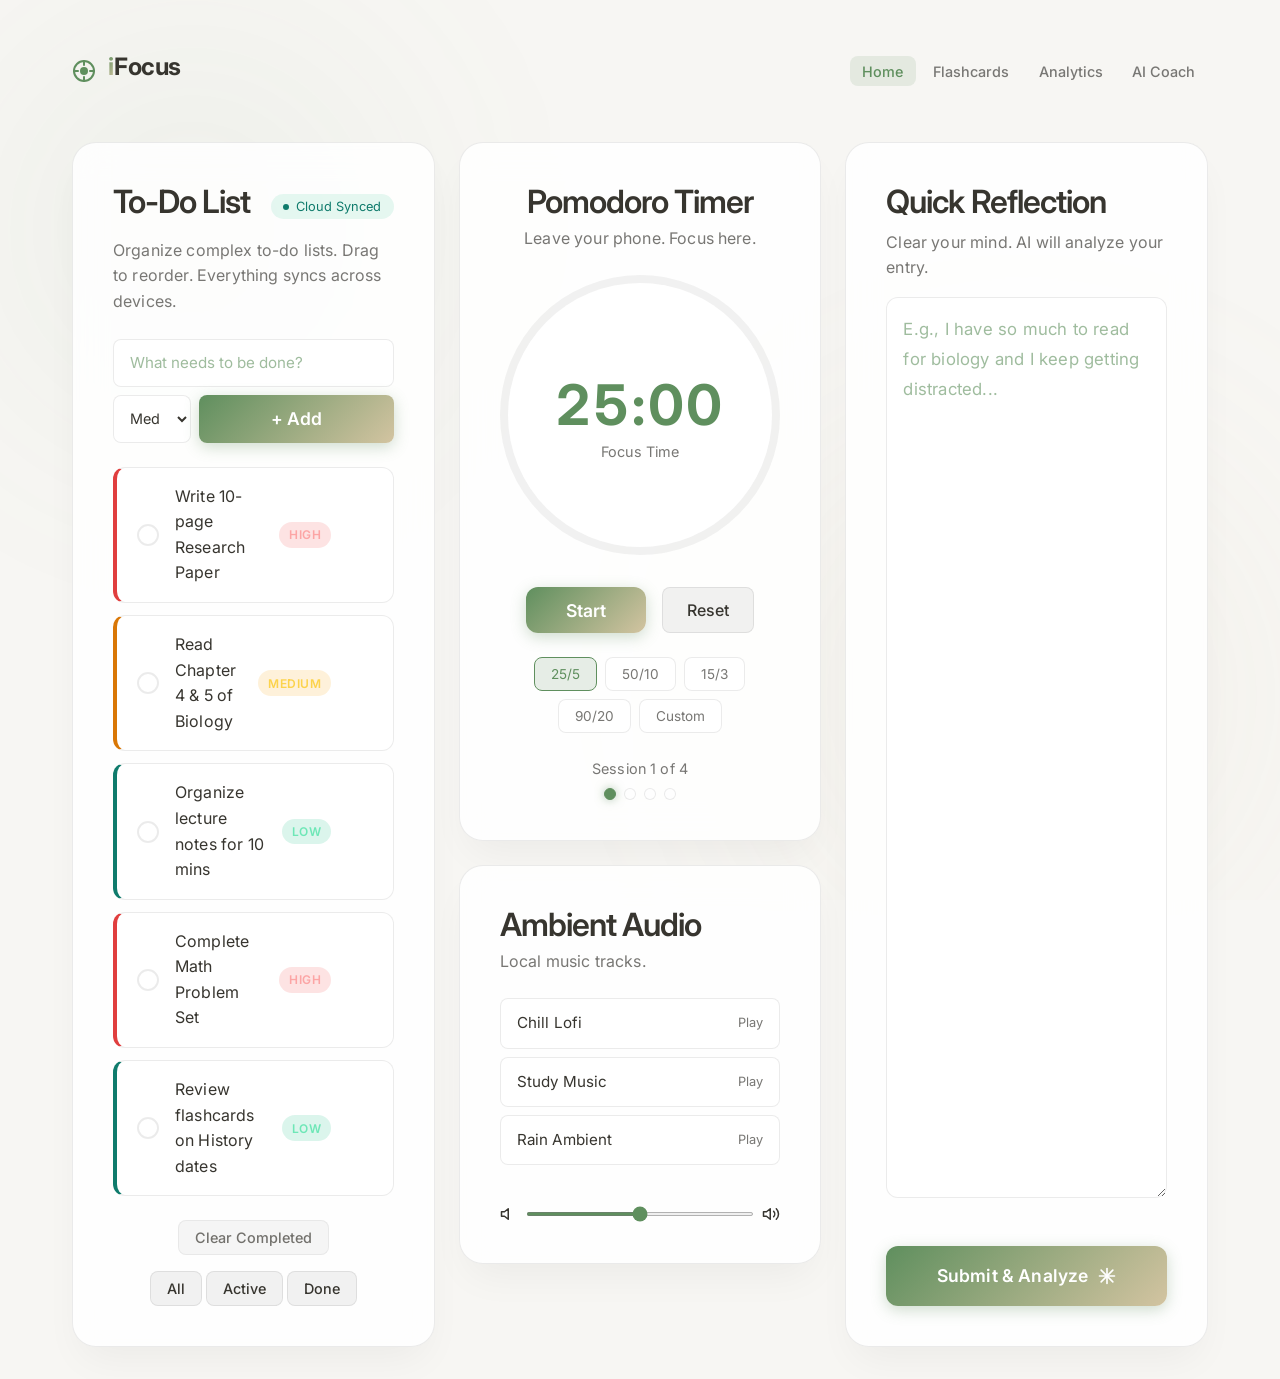
<file: command-center.html>
<!DOCTYPE html>
<html lang="en">
<head>
    <meta charset="UTF-8">
    <meta name="viewport" content="width=device-width, initial-scale=1.0">
    <title>iFocus | Home</title>
    <meta name="description" content="iFocus Desktop Command Center — organize your study tasks with cloud-synced to-do lists.">
    <link rel="stylesheet" href="style.css">
    <link rel="preconnect" href="https://fonts.googleapis.com">
    <link rel="preconnect" href="https://fonts.gstatic.com" crossorigin>
    <link href="https://fonts.googleapis.com/css2?family=Inter:wght@300;400;500;600;700&display=swap" rel="stylesheet">
</head>
<body>
    <div class="background-blobs">
        <div class="blob blob-1"></div>
        <div class="blob blob-2"></div>
    </div>

    <div class="app-container wide">
        <header>
            <div class="logo">
                <svg width="24" height="24" viewBox="0 0 24 24" fill="none" xmlns="http://www.w3.org/2000/svg">
                    <circle cx="12" cy="12" r="10" stroke="currentColor" stroke-width="2"/>
                    <circle cx="12" cy="12" r="4" fill="currentColor"/>
                    <line x1="12" y1="2" x2="12" y2="6" stroke="currentColor" stroke-width="2" stroke-linecap="round"/>
                    <line x1="12" y1="18" x2="12" y2="22" stroke="currentColor" stroke-width="2" stroke-linecap="round"/>
                    <line x1="2" y1="12" x2="6" y2="12" stroke="currentColor" stroke-width="2" stroke-linecap="round"/>
                    <line x1="18" y1="12" x2="22" y2="12" stroke="currentColor" stroke-width="2" stroke-linecap="round"/>
                </svg>
                <h1><span class="logo-accent">i</span>Focus</h1>
            </div>
            
            <nav class="nav-links">
                <a href="command-center.html" class="active">Home</a>
                <a href="index.html">Flashcards</a>
                <a href="analytics.html">Analytics</a>
                <a href="coach.html">AI Coach</a>
            </nav>
        </header>

        <main class="command-center-layout">
            <!-- Column 1: Task Command Center -->
            <div class="glass-panel" style="display: flex; flex-direction: column; height: 100%;">
                <div style="display: flex; justify-content: space-between; align-items: center; margin-bottom: 0.5rem;">
                    <h2>To-Do List</h2>
                    <div class="sync-badge">
                        <span class="dot"></span>
                        Cloud Synced
                    </div>
                </div>
                <p class="subtitle" style="margin-bottom: 1.5rem;">Organize complex to-do lists. Drag to reorder. Everything syncs across devices.</p>
                
                <div class="todo-input-row" style="flex-wrap: wrap;">
                    <input type="text" id="todoInput" placeholder="What needs to be done?" style="height: 48px; box-sizing: border-box; min-width: 200px;">
                    <div style="display: flex; gap: 0.5rem; flex: 1;">
                        <select id="todoPriority" style="min-width: max-content; height: 48px; box-sizing: border-box;">
                            <option value="low">Low</option>
                            <option value="medium" selected>Med</option>
                            <option value="high">High</option>
                        </select>
                        <button id="addTodoBtn" class="btn-primary" style="flex: 1; padding: 0 1rem; margin-top: 0; height: 48px; box-sizing: border-box; border-radius: var(--radius-sm);">+ Add</button>
                    </div>
                </div>

                <div class="todo-list" id="todoList" style="flex: 1; min-height: 300px;">
                    <!-- Tasks will be injected by JS -->
                </div>

                <div style="display: flex; flex-direction: column; align-items: center; gap: 1rem; margin-top: 1.5rem;">
                    <button id="clearCompletedBtn" class="btn-secondary small" style="opacity: 0.7;">Clear Completed</button>
                    <div style="display: flex; gap: 0.25rem;">
                        <button class="filter-btn btn-secondary small active" data-filter="all">All</button>
                        <button class="filter-btn btn-secondary small" data-filter="active">Active</button>
                        <button class="filter-btn btn-secondary small" data-filter="completed">Done</button>
                    </div>
                </div>
            </div>

            <!-- Column 2: Timer & Audio -->
            <div style="display: flex; flex-direction: column; gap: 1.5rem;">
                <!-- Timer -->
                <div class="glass-panel" style="text-align: center;">
                    <h2 style="margin-bottom: 0.25rem;">Pomodoro Timer</h2>
                    <p class="subtitle" style="margin-bottom: 1.5rem;">Leave your phone. Focus here.</p>

                    <div class="timer-circle" id="timerCircle">
                        <div class="timer-inner">
                            <div class="timer-display" id="timerDisplay">25:00</div>
                            <div class="timer-label" id="timerLabel">Focus Time</div>
                        </div>
                    </div>

                    <div class="timer-controls">
                        <button id="startTimerBtn" class="btn-primary">Start</button>
                        <button id="resetTimerBtn" class="btn-secondary">Reset</button>
                    </div>

                    <div class="pomodoro-settings" style="justify-content: center; margin-bottom: 1rem; flex-wrap: wrap; gap: 0.5rem;">
                        <button class="pomodoro-preset active" data-work="25" data-break="5">25/5</button>
                        <button class="pomodoro-preset" data-work="50" data-break="10">50/10</button>
                        <button class="pomodoro-preset" data-work="15" data-break="3">15/3</button>
                        <button class="pomodoro-preset" data-work="90" data-break="20">90/20</button>
                        <button class="pomodoro-preset" id="customPresetBtn">Custom</button>
                    </div>

                    <div class="session-counter">
                        <span id="sessionLabel">Session 1 of 4</span>
                        <div class="session-dots" id="sessionDots">
                            <div class="session-dot current"></div>
                            <div class="session-dot"></div>
                            <div class="session-dot"></div>
                            <div class="session-dot"></div>
                        </div>
                    </div>
                </div>

                <!-- Ambient Audio -->
                <div class="glass-panel">
                    <h2 style="margin-bottom: 0.25rem;">Ambient Audio</h2>
                    <p class="subtitle" style="margin-bottom: 1.5rem;">Local music tracks.</p>                    
                    
                    <div class="audio-player">
                        <audio id="localAudioPlayer" loop></audio>
                        
                        <div class="audio-tracks" id="audioTracks" style="display: flex; flex-direction: column; gap: 0.5rem; margin-bottom: 1rem;">
                            <div class="audio-track" data-src="music/Lofi Chill.mp3">
                                <span class="track-name">Chill Lofi</span>
                                <span class="track-status" style="font-size: 0.8rem; color: var(--text-secondary);">Play</span>
                            </div>
                            <div class="audio-track" data-src="music/Study Music.mp3">
                                <span class="track-name">Study Music</span>
                                <span class="track-status" style="font-size: 0.8rem; color: var(--text-secondary);">Play</span>
                            </div>
                            <div class="audio-track" data-src="music/rain.mp3">
                                <span class="track-name">Rain Ambient</span>
                                <span class="track-status" style="font-size: 0.8rem; color: var(--text-secondary);">Play</span>
                            </div>
                        </div>

                        <div class="volume-control" style="display: flex; align-items: center; gap: 0.5rem;">
                            <svg width="18" height="18" viewBox="0 0 24 24" fill="none" stroke="currentColor" stroke-width="2" stroke-linecap="round" stroke-linejoin="round"><polygon points="11 5 6 9 2 9 2 15 6 15 11 19 11 5"></polygon></svg>
                            <input type="range" id="volumeSlider" min="0" max="100" value="50" style="flex: 1;">
                            <svg width="18" height="18" viewBox="0 0 24 24" fill="none" stroke="currentColor" stroke-width="2" stroke-linecap="round" stroke-linejoin="round"><polygon points="11 5 6 9 2 9 2 15 6 15 11 19 11 5"></polygon><path d="M19.07 4.93a10 10 0 0 1 0 14.14M15.54 8.46a5 5 0 0 1 0 7.07"></path></svg>
                        </div>
                    </div>
                </div>
            </div>

            <!-- Column 3: Journal -->
            <div style="display: flex; flex-direction: column; gap: 1.5rem;">
                <div class="glass-panel" style="flex: 1; display: flex; flex-direction: column;">
                    <h2>Quick Reflection</h2>
                    <p class="subtitle" style="margin-bottom: 1rem;">Clear your mind. AI will analyze your entry.</p>
                    
                    <textarea id="reflectionInput" class="journal-textarea" style="flex: 1; min-height: 150px; margin-bottom: 1rem;" placeholder="E.g., I have so much to read for biology and I keep getting distracted..."></textarea>
                    
                    <button id="analyzeBtn" class="btn-primary">
                        <span class="btn-text">Submit & Analyze</span>
                        <svg class="sparkle" width="20" height="20" viewBox="0 0 24 24" fill="none" stroke="currentColor" stroke-width="2" stroke-linecap="round" stroke-linejoin="round"><path d="M12 3v18"></path><path d="M3 12h18"></path><path d="M19 5l-14 14"></path><path d="M5 5l14 14"></path></svg>
                    </button>
                </div>

                <div class="glass-panel hidden" id="interventionSection">
                    <h2>AI Insight</h2>
                    <div id="interventionContent" class="intervention-card" style="font-size: 0.95rem;">
                        <!-- Filled by JS -->
                    </div>
                </div>
            </div>
        </main>
    </div>

    <!-- Custom Timer Modal -->
    <div id="customTimerModal" class="modal-overlay hidden">
        <div class="glass-panel modal-content" style="max-width: 500px;">
            <h2>Custom Timer Settings</h2>
            <p class="subtitle" style="margin-bottom: 1rem;">Set custom durations and number of sessions.</p>
            
            <div style="display: flex; gap: 1rem; margin-bottom: 1rem;">
                <div style="flex: 1;">
                    <label style="display: block; margin-bottom: 0.5rem; color: var(--text-secondary); font-size: 0.9rem;">Work Time</label>
                    <div style="display: flex; gap: 0.5rem;">
                        <input type="number" id="customWorkMin" min="0" max="120" value="45" placeholder="Min" style="width: 100%;">
                        <input type="number" id="customWorkSec" min="0" max="59" value="0" placeholder="Sec" style="width: 100%;">
                    </div>
                </div>
                <div style="flex: 1;">
                    <label style="display: block; margin-bottom: 0.5rem; color: var(--text-secondary); font-size: 0.9rem;">Break Time</label>
                    <div style="display: flex; gap: 0.5rem;">
                        <input type="number" id="customBreakMin" min="0" max="60" value="15" placeholder="Min" style="width: 100%;">
                        <input type="number" id="customBreakSec" min="0" max="59" value="0" placeholder="Sec" style="width: 100%;">
                    </div>
                </div>
            </div>

            <div style="margin-bottom: 1.5rem;">
                <label style="display: block; margin-bottom: 0.5rem; color: var(--text-secondary); font-size: 0.9rem;">Total Sessions</label>
                <input type="number" id="customSessionsInput" min="1" max="10" value="4" style="width: 100%;">
            </div>

            <div style="display: flex; justify-content: flex-end; gap: 0.75rem;">
                <button id="cancelCustomBtn" class="btn-secondary small">Cancel</button>
                <button id="saveCustomBtn" class="btn-primary small" style="padding: 0.5rem 1.25rem;">Save Settings</button>
            </div>
        </div>
    </div>

    <!-- Break-Gate Modal -->
    <div id="breakGateModal" class="modal-overlay hidden">
        <div class="glass-panel modal-content" style="max-width: 500px; text-align: center;">
            <h2 style="margin-bottom: 0.5rem; color: var(--primary-accent);">Break-Gate Ice Breaker!</h2>
            <p class="subtitle" style="margin-bottom: 1.5rem;">Review these concepts to unlock your break.</p>
            
            <div id="bgNoDeckState" class="hidden" style="margin-bottom: 1.5rem;">
                <p>No flashcard decks found. Create one in the Flashcards tab to enable Ice Breakers!</p>
                <button id="bgSkipBtn" class="btn-primary" style="margin-top: 1rem;">Skip for Now</button>
            </div>

            <div id="bgQuizState" class="hidden">
                <div style="display: flex; justify-content: space-between; margin-bottom: 1rem; font-size: 0.9rem; color: var(--text-secondary);">
                    <span id="bgDeckName">Deck Name</span>
                    <span id="bgCardCounter">1 / 5</span>
                </div>
                
                <div class="flashcard-container" style="min-height: 250px; margin-bottom: 1.5rem; position: relative;">
                    <div class="flashcard" id="bgFlashcard">
                        <div class="card-face card-front">
                            <span class="tag" id="bgCardTag">Concept</span>
                            <div class="card-content" id="bgCardFront">Question text here</div>
                            <div class="flip-hint">
                                <svg width="16" height="16" viewBox="0 0 24 24" fill="none" stroke="currentColor" stroke-width="2" stroke-linecap="round" stroke-linejoin="round"><path d="M21.5 2v6h-6M2.5 22v-6h6M2 11.5a10 10 0 0 1 18.8-4.3M22 12.5a10 10 0 0 1-18.8 4.3"/></svg>
                                Click to flip
                            </div>
                        </div>
                        <div class="card-face card-back">
                            <div class="card-content" id="bgCardBack">Answer text here</div>
                        </div>
                    </div>
                </div>

                <!-- Controls -->
                <div id="bgRevealControls">
                    <button id="bgRevealBtn" class="btn-primary" style="width: 100%;">Reveal Answer</button>
                </div>
                
                <div id="bgResultControls" class="hidden" style="display: flex; gap: 1rem;">
                    <button id="bgNeedReviewBtn" class="btn-secondary" style="flex: 1; border-color: var(--error); color: var(--error); background: rgba(239, 68, 68, 0.1);">Need Review</button>
                    <button id="bgGotItBtn" class="btn-secondary" style="flex: 1; border-color: var(--success); color: var(--success); background: rgba(16, 185, 129, 0.1);">Got It!</button>
                </div>
            </div>
        </div>
    </div>

    <!-- Alert Modal -->
    <div id="alertModal" class="modal-overlay hidden">
        <div class="glass-panel modal-content" style="text-align: center; max-width: 350px;">
            <h2 id="alertModalTitle" style="margin-bottom: 0.5rem;">Time's Up!</h2>
            <p id="alertModalMessage" class="subtitle" style="margin-bottom: 1.5rem;">Session completed.</p>
            <button id="alertModalBtn" class="btn-primary" style="width: 100%;">Continue</button>
        </div>
    </div>

    <script src="command-center.js"></script>
    <script src="focus.js"></script>
    <script src="sentiment.js"></script>
</body>
</html>
</file>
<file: style.css>
:root {
    --bg-color: #f7f6f3;
    --bg-surface: #ffffff;
    --text-primary: #37352f;
    --text-secondary: #787774;
    --primary-accent: #5f8f5e;
    --primary-hover: #4e7a4d;
    --secondary-accent: #d3c4a1;
    --glass-bg: rgba(255, 255, 255, 0.85);
    --glass-border: rgba(0, 0, 0, 0.08);
    --card-front: #ffffff;
    --card-back: #eef1e6;
    --success: #0f7b6c;
    --warning: #d97706;
    --error: #e03e3e;
    --radius-sm: 8px;
    --radius-md: 12px;
    --radius-lg: 20px;
    --radius-xl: 24px;
}

* {
    margin: 0;
    padding: 0;
    box-sizing: border-box;
    font-family: 'Inter', system-ui, -apple-system, sans-serif;
}

input, button, textarea, select {
    font-family: inherit;
    font-size: inherit;
    color: inherit;
}

body {
    background-color: var(--bg-color);
    color: var(--text-primary);
    min-height: 100vh;
    display: flex;
    justify-content: center;
    overflow-x: hidden;
    position: relative;
    -webkit-font-smoothing: antialiased;
    -moz-osx-font-smoothing: grayscale;
}

/* ===== Typography Base ===== */
h1, h2, h3, h4, h5, h6 {
    color: var(--text-primary);
    font-weight: 700;
    line-height: 1.2;
    letter-spacing: -0.03em;
    margin-bottom: 0.5rem;
}

h1 {
    font-size: 2.5rem;
}

h2 {
    font-size: 2rem;
}

h3 {
    font-size: 1.25rem;
    font-weight: 600;
    letter-spacing: -0.01em;
}

p, li, label, span {
    line-height: 1.6;
    letter-spacing: 0.01em;
}

p {
    margin-bottom: 1rem;
    color: var(--text-secondary);
}

p:last-child {
    margin-bottom: 0;
}

strong, b {
    font-weight: 600;
    color: var(--text-primary);
}

/* ===== Background Effects ===== */
.background-blobs {
    position: fixed;
    top: 0;
    left: 0;
    width: 100vw;
    height: 100vh;
    z-index: -1;
    overflow: hidden;
}

.blob {
    position: absolute;
    filter: blur(100px);
    border-radius: 50%;
    opacity: 0.5;
    animation: float 20s infinite alternate;
}

.blob-1 {
    top: -10%;
    left: -10%;
    width: 50vw;
    height: 50vw;
    background: radial-gradient(circle, rgba(95,143,94,0.15) 0%, rgba(255,255,255,0) 70%);
}

.blob-2 {
    bottom: -20%;
    right: -10%;
    width: 60vw;
    height: 60vw;
    background: radial-gradient(circle, rgba(211,196,161,0.2) 0%, rgba(255,255,255,0) 70%);
    animation-delay: -10s;
}

@keyframes float {
    0% { transform: translate(0, 0) scale(1); }
    100% { transform: translate(5%, 10%) scale(1.1); }
}

/* ===== App Container ===== */
.app-container {
    width: 100%;
    max-width: 1200px;
    padding: 2rem;
    display: flex;
    flex-direction: column;
    gap: 2rem;
    z-index: 1;
}

.app-container.wide {
    max-width: 1200px;
}

/* ===== Header ===== */
header {
    display: flex;
    justify-content: space-between;
    align-items: center;
    padding: 1rem 0;
    flex-wrap: wrap;
    gap: 1rem;
}

.logo {
    display: flex;
    align-items: center;
    gap: 0.75rem;
    color: var(--primary-accent);
    flex-shrink: 0;
}

.logo h1 {
    font-size: 1.5rem;
    font-weight: 700;
    color: var(--text-primary);
    letter-spacing: -0.5px;
}

.logo .logo-accent {
    background: linear-gradient(135deg, var(--primary-accent), var(--secondary-accent));
    -webkit-background-clip: text;
    -webkit-text-fill-color: transparent;
    background-clip: text;
}

.nav-links {
    display: flex;
    gap: 0.25rem;
    flex-wrap: wrap;
    justify-content: center;
}

.nav-links a {
    color: var(--text-secondary);
    text-decoration: none;
    font-weight: 500;
    font-size: 0.9rem;
    transition: all 0.25s ease;
    padding: 0.4rem 0.8rem;
    border-radius: var(--radius-sm);
    white-space: nowrap;
}

.nav-links a:hover {
    color: var(--text-primary);
    background: rgba(0, 0, 0, 0.05);
}

.nav-links a.active {
    color: var(--primary-accent);
    background: rgba(95, 143, 94, 0.12);
}

/* ===== Glassmorphism Panels ===== */
.glass-panel {
    background: var(--glass-bg);
    backdrop-filter: blur(16px);
    -webkit-backdrop-filter: blur(16px);
    border: 1px solid var(--glass-border);
    border-radius: var(--radius-xl);
    padding: 2.5rem;
    box-shadow: 0 20px 40px -10px rgba(0, 0, 0, 0.05);
    transition: all 0.4s cubic-bezier(0.4, 0, 0.2, 1);
}

.hidden {
    display: none !important;
}

/* ===== Typography ===== */
h2 {
    font-size: 2rem;
    font-weight: 600;
    margin-bottom: 0.5rem;
}

.subtitle {
    color: var(--text-secondary);
    margin-bottom: 2rem;
}

/* ===== Tabs ===== */
.tabs {
    display: flex;
    gap: 1rem;
    margin-bottom: 1.5rem;
    border-bottom: 1px solid var(--glass-border);
    padding-bottom: 1rem;
}

.tab {
    background: transparent;
    border: none;
    color: var(--text-secondary);
    font-size: 1rem;
    font-weight: 500;
    cursor: pointer;
    padding: 0.5rem 1rem;
    border-radius: var(--radius-sm);
    transition: all 0.2s ease;
}

.tab:hover {
    color: var(--text-primary);
    background: rgba(0, 0, 0, 0.05);
}

.tab.active {
    color: var(--primary-accent);
    background: rgba(95, 143, 94, 0.1);
}

.tab-content {
    display: none;
    animation: fadeIn 0.3s ease;
}

.tab-content.active {
    display: block;
}

@keyframes fadeIn {
    from { opacity: 0; transform: translateY(10px); }
    to { opacity: 1; transform: translateY(0); }
}

@keyframes slideUp {
    from { opacity: 0; transform: translateY(20px); }
    to { opacity: 1; transform: translateY(0); }
}

@keyframes pulse {
    0%, 100% { opacity: 1; }
    50% { opacity: 0.6; }
}

/* ===== Inputs ===== */
textarea {
    width: 100%;
    height: 200px;
    background: var(--bg-surface);
    border: 1px solid var(--glass-border);
    border-radius: var(--radius-md);
    padding: 1rem;
    color: var(--text-primary);
    font-size: 1rem;
    resize: vertical;
    transition: border-color 0.2s ease;
}

textarea:focus {
    outline: none;
    border-color: var(--primary-accent);
}

.file-drop-zone {
    width: 100%;
    height: 200px;
    border: 2px dashed var(--glass-border);
    border-radius: var(--radius-md);
    display: flex;
    flex-direction: column;
    align-items: center;
    justify-content: center;
    gap: 1rem;
    background: rgba(0, 0, 0, 0.1);
    transition: all 0.3s ease;
}

.file-drop-zone.dragover {
    border-color: var(--primary-accent);
    background: rgba(95, 143, 94, 0.1);
}

.file-drop-zone p {
    color: var(--text-secondary);
}

.file-name {
    color: var(--primary-accent) !important;
    font-weight: 500;
    word-break: break-all;
    max-width: 90%;
    text-align: center;
}

/* ===== Buttons ===== */
.btn-primary {
    width: 100%;
    background: linear-gradient(135deg, var(--primary-accent), var(--secondary-accent));
    color: white;
    border: none;
    padding: 1rem;
    border-radius: var(--radius-md);
    font-size: 1.1rem;
    font-weight: 600;
    cursor: pointer;
    margin-top: 2rem;
    display: flex;
    align-items: center;
    justify-content: center;
    gap: 0.5rem;
    transition: all 0.3s ease;
    box-shadow: 0 4px 15px rgba(95, 143, 94, 0.3);
}

.btn-primary:hover {
    transform: translateY(-2px);
    box-shadow: 0 8px 25px rgba(95, 143, 94, 0.4);
}

.btn-primary:active {
    transform: translateY(0);
}

.btn-primary:disabled {
    opacity: 0.6;
    cursor: not-allowed;
    transform: none;
}

.sparkle {
    animation: spin 3s linear infinite;
}

@keyframes spin {
    100% { transform: rotate(360deg); }
}

.btn-secondary {
    background: rgba(0, 0, 0, 0.05);
    color: var(--text-primary);
    border: 1px solid var(--glass-border);
    padding: 0.75rem 1.5rem;
    border-radius: var(--radius-sm);
    font-weight: 500;
    cursor: pointer;
    transition: all 0.2s ease;
}

.btn-secondary:hover {
    background: rgba(0, 0, 0, 0.1);
}

.btn-secondary.small {
    padding: 0.5rem 1rem;
    font-size: 0.9rem;
}

.icon-btn {
    background: transparent;
    border: 1px solid var(--glass-border);
    color: var(--text-primary);
    width: 44px;
    height: 44px;
    border-radius: 50%;
    display: flex;
    align-items: center;
    justify-content: center;
    cursor: pointer;
    transition: all 0.2s ease;
}

.icon-btn:hover {
    background: rgba(0, 0, 0, 0.05);
    border-color: var(--glass-border);
}

.icon-btn:disabled {
    opacity: 0.5;
    cursor: not-allowed;
}

/* ===== Loading Section ===== */
.loading-section {
    text-align: center;
    display: flex;
    flex-direction: column;
    align-items: center;
    gap: 1.5rem;
}

.spinner {
    width: 60px;
    height: 60px;
    border: 4px solid rgba(95, 143, 94, 0.2);
    border-top-color: var(--primary-accent);
    border-radius: 50%;
    animation: spinner 1s linear infinite;
}

@keyframes spinner {
    to { transform: rotate(360deg); }
}

.progress-bar {
    width: 100%;
    height: 6px;
    background: rgba(0, 0, 0, 0.05);
    border-radius: 3px;
    overflow: hidden;
}

.progress-fill {
    width: 0%;
    height: 100%;
    background: var(--primary-accent);
    transition: width 0.3s ease;
}

/* ===== Flashcard Deck Section ===== */
.deck-header {
    display: flex;
    justify-content: space-between;
    align-items: center;
    margin-bottom: 2rem;
    flex-wrap: wrap;
    gap: 1rem;
}

.flashcard-container {
    perspective: 1000px;
    width: 100%;
    height: 350px;
    margin-bottom: 2rem;
    position: relative;
}

.flashcard {
    width: 100%;
    height: 100%;
    position: absolute;
    transform-style: preserve-3d;
    transition: transform 0.6s cubic-bezier(0.4, 0, 0.2, 1);
    cursor: pointer;
}

.flashcard.flipped {
    transform: rotateX(180deg);
}

.card-face {
    position: absolute;
    width: 100%;
    height: 100%;
    backface-visibility: hidden;
    -webkit-backface-visibility: hidden;
    display: flex;
    flex-direction: column;
    align-items: center;
    justify-content: center;
    padding: 2rem;
    border-radius: var(--radius-lg);
    text-align: center;
    box-shadow: 0 10px 30px rgba(0, 0, 0, 0.3);
    border: 1px solid var(--glass-border);
}

.card-front {
    background: var(--card-front);
}

.card-back {
    background: var(--card-back);
    transform: rotateX(180deg);
}

.tag {
    position: absolute;
    top: 1.5rem;
    left: 1.5rem;
    background: rgba(0, 0, 0, 0.05);
    padding: 0.25rem 0.75rem;
    border-radius: 20px;
    font-size: 0.8rem;
    text-transform: uppercase;
    letter-spacing: 1px;
    color: var(--primary-accent);
    font-weight: 600;
}

.card-content {
    font-size: 1.5rem;
    line-height: 1.4;
    font-weight: 500;
    max-height: 75%;
    width: 100%;
    overflow-y: auto;
    padding: 0.5rem;
    scrollbar-width: thin;
    scrollbar-color: var(--primary-accent) transparent;
}

.card-content::-webkit-scrollbar {
    width: 6px;
}
.card-content::-webkit-scrollbar-thumb {
    background-color: var(--primary-accent);
    border-radius: 3px;
}

.card-back .card-content {
    font-size: 1.2rem;
    color: #e2e8f0;
}

.flip-hint {
    position: absolute;
    bottom: 1.5rem;
    font-size: 0.8rem;
    color: var(--text-secondary);
    display: flex;
    align-items: center;
    gap: 0.5rem;
}

.deck-controls {
    display: flex;
    justify-content: center;
    align-items: center;
    gap: 2rem;
}

#cardCounter {
    font-weight: 600;
    font-size: 1.1rem;
    min-width: 60px;
    text-align: center;
}

.hint {
    text-align: center;
    color: var(--text-secondary);
    font-size: 0.9rem;
    margin-top: 1.5rem;
}

/* ===== Flashcard Collections ===== */
.collections-grid {
    display: grid;
    grid-template-columns: repeat(auto-fill, minmax(220px, 1fr));
    gap: 1.25rem;
    margin-top: 1.5rem;
}

.collection-card {
    background: var(--bg-surface);
    border: 1px solid var(--glass-border);
    border-radius: var(--radius-md);
    padding: 1.5rem;
    cursor: pointer;
    transition: all 0.3s ease;
    position: relative;
    overflow: hidden;
}

.collection-card::before {
    content: '';
    position: absolute;
    top: 0;
    left: 0;
    right: 0;
    height: 3px;
    background: linear-gradient(90deg, var(--primary-accent), var(--secondary-accent));
    opacity: 0;
    transition: opacity 0.3s ease;
}

.collection-card:hover {
    border-color: var(--primary-accent);
    transform: translateY(-4px);
    box-shadow: 0 8px 24px rgba(95, 143, 94, 0.2);
}

.collection-card:hover::before {
    opacity: 1;
}

.collection-card h4 {
    font-size: 1.1rem;
    margin-bottom: 0.5rem;
    color: var(--text-primary);
}

.collection-card .card-count {
    font-size: 0.85rem;
    color: var(--text-secondary);
}

.collection-card .collection-date {
    font-size: 0.75rem;
    color: var(--text-secondary);
    margin-top: 0.75rem;
    opacity: 0.7;
}

.collection-card .delete-collection {
    position: absolute;
    top: 0.75rem;
    right: 0.75rem;
    background: rgba(239, 68, 68, 0.15);
    border: none;
    color: var(--error);
    width: 28px;
    height: 28px;
    border-radius: 50%;
    display: flex;
    align-items: center;
    justify-content: center;
    cursor: pointer;
    opacity: 0;
    transition: all 0.2s ease;
    font-size: 1rem;
}

.collection-card:hover .delete-collection {
    opacity: 1;
}

.collection-card .delete-collection:hover {
    background: rgba(239, 68, 68, 0.3);
}

.empty-state {
    text-align: center;
    padding: 3rem 1rem;
    color: var(--text-secondary);
}

.empty-state svg {
    opacity: 0.3;
    margin-bottom: 1rem;
}

/* ===== Command Center ===== */
.command-center-layout {
    display: flex;
    flex-direction: column;
    gap: 2rem;
}

.todo-input-row {
    display: flex;
    gap: 0.5rem;
}

.todo-input-row input[type="text"] {
    flex: 1;
    background: var(--bg-surface);
    border: 1px solid var(--glass-border);
    border-radius: var(--radius-sm);
    padding: 0.75rem 1rem;
    color: var(--text-primary);
    font-size: 0.95rem;
    transition: border-color 0.2s ease;
}

.todo-input-row input[type="text"]:focus {
    outline: none;
    border-color: var(--primary-accent);
}

.todo-input-row select {
    background: var(--bg-surface);
    border: 1px solid var(--glass-border);
    border-radius: var(--radius-sm);
    padding: 0.75rem;
    color: var(--text-primary);
    outline: none;
    cursor: pointer;
    font-size: 0.9rem;
}

.todo-input-row select option {
    background: var(--bg-surface);
}

.todo-list {
    display: flex;
    flex-direction: column;
    gap: 0.75rem;
    margin-top: 1.5rem;
    min-height: 60px;
}

.todo-item {
    background: var(--bg-surface);
    border: 1px solid var(--glass-border);
    padding: 1rem 1.25rem;
    border-radius: var(--radius-md);
    display: flex;
    align-items: center;
    gap: 1rem;
    transition: all 0.3s ease;
    cursor: grab;
    animation: fadeIn 0.3s ease;
}

.todo-item:active {
    cursor: grabbing;
}

.todo-item.dragging {
    opacity: 0.5;
    transform: scale(0.98);
}

.todo-item.completed .todo-text {
    text-decoration: line-through;
    opacity: 0.5;
}

.todo-item.priority-high {
    border-left: 4px solid var(--error);
}

.todo-item.priority-medium {
    border-left: 4px solid var(--warning);
}

.todo-item.priority-low {
    border-left: 4px solid var(--success);
}

.todo-checkbox {
    width: 22px;
    height: 22px;
    border-radius: 50%;
    border: 2px solid var(--glass-border);
    display: flex;
    align-items: center;
    justify-content: center;
    cursor: pointer;
    transition: all 0.2s ease;
    flex-shrink: 0;
}

.todo-checkbox:hover {
    border-color: var(--primary-accent);
}

.todo-checkbox.checked {
    background: var(--success);
    border-color: var(--success);
}

.todo-text {
    flex: 1;
    font-size: 1rem;
    color: var(--text-primary);
}

.todo-priority-badge {
    font-size: 0.75rem;
    padding: 0.2rem 0.6rem;
    border-radius: 20px;
    font-weight: 600;
    text-transform: uppercase;
    letter-spacing: 0.5px;
    flex-shrink: 0;
}

.todo-priority-badge.high {
    background: rgba(239, 68, 68, 0.15);
    color: #fca5a5;
}

.todo-priority-badge.medium {
    background: rgba(245, 158, 11, 0.15);
    color: #fcd34d;
}

.todo-priority-badge.low {
    background: rgba(16, 185, 129, 0.15);
    color: #6ee7b7;
}

.todo-delete {
    background: none;
    border: none;
    color: var(--text-secondary);
    cursor: pointer;
    opacity: 0;
    transition: all 0.2s ease;
    padding: 4px;
}

.todo-item:hover .todo-delete {
    opacity: 1;
}

.todo-delete:hover {
    color: var(--error);
}

.sync-badge {
    display: inline-flex;
    align-items: center;
    gap: 0.4rem;
    font-size: 0.8rem;
    color: var(--success);
    background: rgba(16, 185, 129, 0.1);
    padding: 0.3rem 0.8rem;
    border-radius: 20px;
    margin-left: auto;
}

.sync-badge .dot {
    width: 6px;
    height: 6px;
    background: var(--success);
    border-radius: 50%;
    animation: pulse 2s ease-in-out infinite;
}

/* ===== Focus Timer Page ===== */
.focus-layout {
    display: grid;
    grid-template-columns: 1fr 1fr;
    gap: 2rem;
}

@media (max-width: 768px) {
    .focus-layout {
        grid-template-columns: 1fr;
    }
}

.timer-circle {
    width: 280px;
    height: 280px;
    border-radius: 50%;
    background: conic-gradient(var(--primary-accent) var(--progress, 0%), rgba(0,0,0,0.05) 0%);
    display: flex;
    align-items: center;
    justify-content: center;
    margin: 0 auto 2rem;
    position: relative;
}

.timer-circle::after {
    content: '';
    position: absolute;
    inset: 8px;
    border-radius: 50%;
    background: var(--bg-surface);
}

.timer-inner {
    position: relative;
    z-index: 1;
    text-align: center;
}

.timer-display {
    font-size: 3.5rem;
    font-weight: 700;
    color: var(--primary-accent);
    font-variant-numeric: tabular-nums;
    letter-spacing: 2px;
}

.timer-label {
    font-size: 0.9rem;
    color: var(--text-secondary);
    margin-top: 0.25rem;
}

.timer-controls {
    display: flex;
    justify-content: center;
    gap: 1rem;
}

.timer-controls .btn-primary {
    width: auto;
    padding: 0.75rem 2.5rem;
    margin-top: 0;
    font-size: 1.1rem;
}

.timer-controls .btn-secondary {
    padding: 0.75rem 1.5rem;
}

.pomodoro-settings {
    display: flex;
    flex-wrap: wrap;
    gap: 0.75rem;
    margin-top: 1.5rem;
}

.pomodoro-preset {
    background: var(--bg-surface);
    border: 1px solid var(--glass-border);
    border-radius: var(--radius-sm);
    padding: 0.5rem 1rem;
    color: var(--text-secondary);
    cursor: pointer;
    transition: all 0.2s ease;
    font-size: 0.85rem;
}

.pomodoro-preset:hover {
    border-color: var(--primary-accent);
    color: var(--text-primary);
}

.pomodoro-preset.active {
    background: rgba(95, 143, 94, 0.15);
    border-color: var(--primary-accent);
    color: var(--primary-accent);
}

.session-counter {
    text-align: center;
    margin-top: 1.5rem;
    font-size: 0.9rem;
    color: var(--text-secondary);
}

.session-dots {
    display: flex;
    gap: 0.5rem;
    justify-content: center;
    margin-top: 0.5rem;
}

.session-dot {
    width: 12px;
    height: 12px;
    border-radius: 50%;
    background: rgba(255,255,255,0.1);
    border: 1px solid var(--glass-border);
    transition: all 0.3s ease;
}

.session-dot.completed {
    background: var(--success);
    border-color: var(--success);
}

.session-dot.current {
    background: var(--primary-accent);
    border-color: var(--primary-accent);
    box-shadow: 0 0 10px rgba(95, 143, 94, 0.5);
}

/* Ambient Audio */
.audio-player {
    display: flex;
    flex-direction: column;
    gap: 1rem;
}

.audio-tracks {
    display: flex;
    flex-direction: column;
    gap: 0.5rem;
}

.audio-track {
    display: flex;
    align-items: center;
    gap: 1rem;
    padding: 0.75rem 1rem;
    background: var(--bg-surface);
    border: 1px solid var(--glass-border);
    border-radius: var(--radius-sm);
    cursor: pointer;
    transition: all 0.2s ease;
}

.audio-track:hover {
    border-color: var(--primary-accent);
}

.audio-track.playing {
    border-color: var(--primary-accent);
    background: rgba(95, 143, 94, 0.1);
}

.audio-track .track-icon {
    font-size: 1.2rem;
}

.audio-track .track-name {
    flex: 1;
    font-size: 0.95rem;
}

.volume-control {
    display: flex;
    align-items: center;
    gap: 0.75rem;
    margin-top: 0.5rem;
}

.volume-control input[type="range"] {
    flex: 1;
    accent-color: var(--primary-accent);
    height: 4px;
}

/* ===== Analytics Dashboard ===== */
.analytics-grid {
    display: grid;
    grid-template-columns: repeat(4, 1fr);
    gap: 1.25rem;
    margin-bottom: 2rem;
}

@media (max-width: 768px) {
    .analytics-grid {
        grid-template-columns: repeat(2, 1fr);
    }
}

.stat-card {
    background: var(--bg-surface);
    border: 1px solid var(--glass-border);
    border-radius: var(--radius-md);
    padding: 1.25rem;
    text-align: center;
    transition: all 0.3s ease;
}

.stat-card:hover {
    border-color: var(--primary-accent);
    transform: translateY(-2px);
}

.stat-card .stat-value {
    font-size: 2rem;
    font-weight: 700;
    color: var(--primary-accent);
    margin-bottom: 0.25rem;
}

.stat-card .stat-label {
    font-size: 0.8rem;
    color: var(--text-secondary);
    text-transform: uppercase;
    letter-spacing: 0.5px;
}

.chart-container {
    position: relative;
    height: 300px;
    margin: 1.5rem 0;
}

.charts-row {
    display: grid;
    grid-template-columns: 1fr 1fr;
    gap: 2rem;
}

@media (max-width: 768px) {
    .charts-row {
        grid-template-columns: 1fr;
    }
}

/* ===== Reflection Journal ===== */
.journal-layout {
    display: grid;
    grid-template-columns: 1.2fr 1fr;
    gap: 2rem;
    width: 100%;
}

@media (max-width: 768px) {
    .journal-layout {
        grid-template-columns: 1fr;
    }
}

.journal-textarea {
    height: 350px;
    font-size: 1.05rem;
    line-height: 1.8;
    letter-spacing: 0.2px;
}

.journal-history {
    display: flex;
    flex-direction: column;
    gap: 0.75rem;
    margin-top: 1.5rem;
    max-height: 300px;
    overflow-y: auto;
}

.journal-entry {
    background: var(--bg-surface);
    border: 1px solid var(--glass-border);
    border-radius: var(--radius-sm);
    padding: 1rem;
    cursor: pointer;
    transition: all 0.2s ease;
}

.journal-entry:hover {
    border-color: var(--primary-accent);
}

.journal-entry .entry-date {
    font-size: 0.8rem;
    color: var(--primary-accent);
    margin-bottom: 0.35rem;
}

.journal-entry .entry-preview {
    font-size: 0.9rem;
    color: var(--text-secondary);
    display: -webkit-box;
    -webkit-line-clamp: 2;
    -webkit-box-orient: vertical;
    overflow: hidden;
}

.intervention-card {
    background: rgba(95, 143, 94, 0.1);
    border: 1px solid var(--primary-accent);
    padding: 1.5rem;
    border-radius: var(--radius-md);
    margin-top: 1.5rem;
    animation: fadeIn 0.5s ease;
}

.state-badge {
    display: inline-block;
    padding: 0.35rem 1rem;
    border-radius: 20px;
    font-size: 0.9rem;
    font-weight: 600;
    margin-bottom: 1rem;
}

.state-Stressed { background: rgba(239, 68, 68, 0.2); color: #fca5a5; }
.state-Distracted { background: rgba(245, 158, 11, 0.2); color: #fcd34d; }
.state-Engaged { background: rgba(16, 185, 129, 0.2); color: #6ee7b7; }
.state-Motivated { background: rgba(95, 143, 94, 0.2); color: #a5b4fc; }

/* ===== AI Coach Page ===== */
.coach-container {
    display: grid;
    grid-template-columns: 1fr 1fr;
    gap: 2rem;
    margin-top: 2rem;
}

.slider-group {
    margin-bottom: 1.5rem;
}

.slider-group label {
    display: flex;
    justify-content: space-between;
    margin-bottom: 0.5rem;
    font-weight: 500;
    color: var(--text-primary);
}

.slider-group input[type="range"] {
    width: 100%;
    accent-color: var(--primary-accent);
}

.val-display {
    color: var(--primary-accent);
    font-weight: 700;
}

.ai-avatar {
    width: 80px;
    height: 80px;
    border-radius: 50%;
    background: linear-gradient(135deg, var(--primary-accent), var(--secondary-accent));
    display: flex;
    align-items: center;
    justify-content: center;
    margin: 0 auto 1.5rem auto;
    box-shadow: 0 0 20px rgba(95, 143, 94, 0.4);
}

.ai-response-box {
    background: var(--bg-surface);
    border: 1px solid var(--glass-border);
    border-radius: var(--radius-md);
    padding: 1.5rem;
    margin-top: 1.5rem;
    text-align: left;
    min-height: 200px;
}

.metric-badge {
    display: inline-block;
    padding: 0.3rem 0.8rem;
    border-radius: 20px;
    font-size: 0.85rem;
    font-weight: 600;
    margin-bottom: 1rem;
}

.metric-badge.poor { background: rgba(239, 68, 68, 0.2); color: #ef4444; border: 1px solid rgba(239, 68, 68, 0.3); }
.metric-badge.okay { background: rgba(245, 158, 11, 0.2); color: #f59e0b; border: 1px solid rgba(245, 158, 11, 0.3); }
.metric-badge.excellent { background: rgba(16, 185, 129, 0.2); color: #10b981; border: 1px solid rgba(16, 185, 129, 0.3); }

@media (max-width: 768px) {
    .coach-container { grid-template-columns: 1fr; }
}

/* ===== Modal ===== */
.modal-overlay {
    position: fixed;
    top: 0;
    left: 0;
    width: 100vw;
    height: 100vh;
    background: rgba(0, 0, 0, 0.6);
    backdrop-filter: blur(4px);
    display: flex;
    align-items: center;
    justify-content: center;
    z-index: 50;
    opacity: 1;
    transition: opacity 0.3s ease;
}

.modal-overlay.hidden {
    opacity: 0;
    pointer-events: none;
}


.modal {
    width: 90%;
    max-width: 400px;
}

.modal p {
    color: var(--text-secondary);
    margin: 1rem 0 1.5rem;
    font-size: 0.9rem;
    line-height: 1.5;
}

.modal input {
    width: 100%;
    background: var(--bg-surface);
    border: 1px solid var(--glass-border);
    padding: 0.75rem 1rem;
    border-radius: var(--radius-sm);
    color: var(--text-primary);
    margin-bottom: 1.5rem;
}

.modal input:focus {
    outline: none;
    border-color: var(--primary-accent);
}

.modal-actions {
    display: flex;
    justify-content: flex-end;
    gap: 1rem;
}

.modal-actions .btn-primary {
    width: auto;
    margin-top: 0;
    padding: 0.5rem 1.5rem;
}

/* ===== Exit Warning Overlay ===== */
.exit-warning {
    position: fixed;
    inset: 0;
    background: rgba(0, 0, 0, 0.85);
    backdrop-filter: blur(8px);
    display: flex;
    align-items: center;
    justify-content: center;
    z-index: 100;
    animation: fadeIn 0.3s ease;
}

.exit-warning-content {
    text-align: center;
    max-width: 420px;
    padding: 2rem;
}

.exit-warning-content h2 {
    color: var(--error);
    margin-bottom: 1rem;
}

.exit-warning-content p {
    color: var(--text-secondary);
    margin-bottom: 2rem;
    line-height: 1.6;
}

/* ===== Scrollbar ===== */
::-webkit-scrollbar {
    width: 6px;
}

::-webkit-scrollbar-track {
    background: transparent;
}

::-webkit-scrollbar-thumb {
    background: rgba(0, 0, 0, 0.05);
    border-radius: 3px;
}

::-webkit-scrollbar-thumb:hover {
    background: rgba(0, 0, 0, 0.1);
}

.command-center-layout {
    display: grid;
    grid-template-columns: repeat(auto-fit, minmax(320px, 1fr));
    gap: 1.5rem;
    align-items: stretch;
}


/* ===== Modal ===== */
.modal-overlay {
    position: fixed;
    top: 0; left: 0; right: 0; bottom: 0;
    background: rgba(0, 0, 0, 0.6);
    backdrop-filter: blur(4px);
    display: flex;
    justify-content: center;
    align-items: center;
    z-index: 1000;
    opacity: 1;
    transition: opacity 0.3s ease;
}

.modal-overlay.hidden {
    display: none !important;
    opacity: 0;
}

.modal-content {
    width: 90%;
    max-width: 400px;
    padding: 2rem;
    box-shadow: 0 25px 50px -12px rgba(0, 0, 0, 0.1);
    animation: modalSlideUp 0.3s ease-out;
}

@keyframes modalSlideUp {
    from { transform: translateY(20px); opacity: 0; }
    to { transform: translateY(0); opacity: 1; }
}

.modal-overlay input[type="number"] {
    background: var(--bg-surface);
    border: 1px solid var(--glass-border);
    border-radius: var(--radius-sm);
    padding: 0.75rem;
    color: var(--text-primary);
    font-size: 1rem;
    outline: none;
}
.modal-overlay input[type="number"]:focus {
    border-color: var(--primary-accent);
}



/* ===== Placeholders ===== */
::placeholder {
    color: rgba(95, 143, 94, 0.6);
    opacity: 1; /* Firefox */
}
</file>
